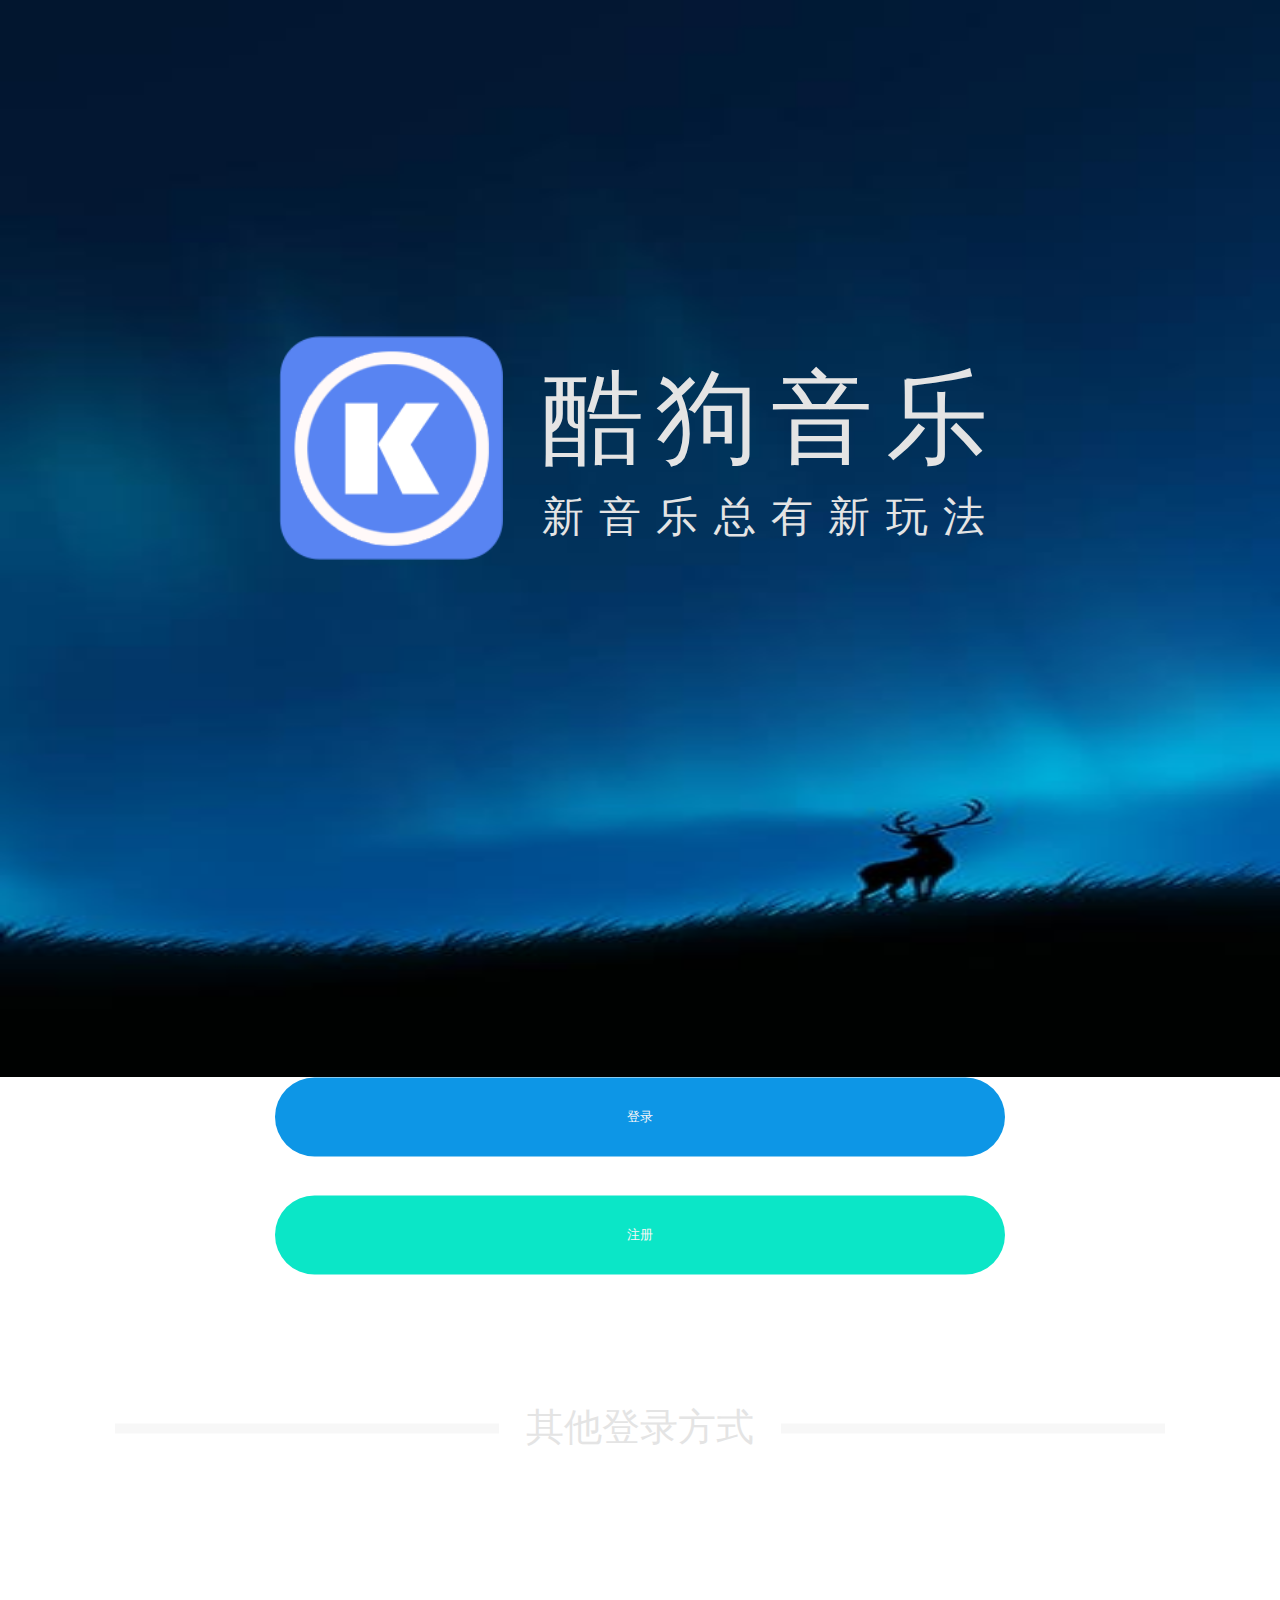
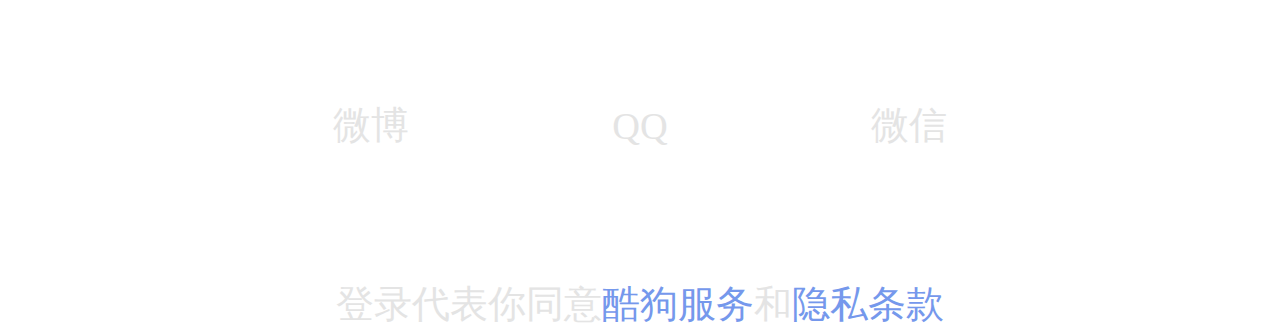
<file: on-lesson/src/login-page/index.html>
<!DOCTYPE html>
<html lang="en">
    <head>
        <meta charset="UTF-8" />
        <meta http-equiv="X-UA-Compatible" content="IE=edge" />
        <meta name="viewport" content="width=device-width, initial-scale=1.0" />
        <title>登陆页</title>
        <link rel="stylesheet" type="text/css" href="../../static/css/login-page/index.css" />
        <link rel="stylesheet" type="text/css" href="../../static/css/common.css" />
    </head>
    <body>
        <div id="app">
            <img class="background-img" src="../../static/img/common/background-1.jpg" alt="background image" />
            <div class="content">
                <div class="logo-box">
                    <img alt="logo" class="logo" src="../../static/img/common/logo.png" />
                    <div class="text">
                        <div class="name">酷狗音乐</div>
                        <div class="desc">新音乐总有新玩法</div>
                    </div>
                </div>
                <div class="container">
                    <div class="l-row-1">
                        <div class="login-btn-box">
                            <button class="btn login">登录</button>
                        </div>
                        <div class="register-btn-box">
                            <button class="btn register">注册</button>
                        </div>
                    </div>
                    <div class="l-row-2 flex">
                        <div class="line"></div>
                        <div class="desc">其他登录方式</div>
                        <div class="line"></div>
                    </div>
                    <div class="l-row-3">
                        <div class="icon-box flex space-between">
                            <div class="weibo-box">
                                <img class="icon" src="../../static/img/login-page/weibo.png" alt="weibo" />
                                <div class="text">微博</div>
                            </div>
                            <div class="qq-box">
                                <img class="icon" src="../../static/img/login-page/qq.png" alt="qq" />
                                <div class="text">QQ</div>
                            </div>
                            <div class="wechat-box">
                                <img class="icon" src="../../static/img/login-page/wechat.png" alt="wechat" />
                                <div class="text">微信</div>
                            </div>
                        </div>
                        <div class="agreement">
                            登录代表你同意<span class="text">酷狗服务</span>和<span class="text">隐私条款</span>
                        </div>
                    </div>
                </div>
            </div>
        </div>
    </body>
</html>
</file>
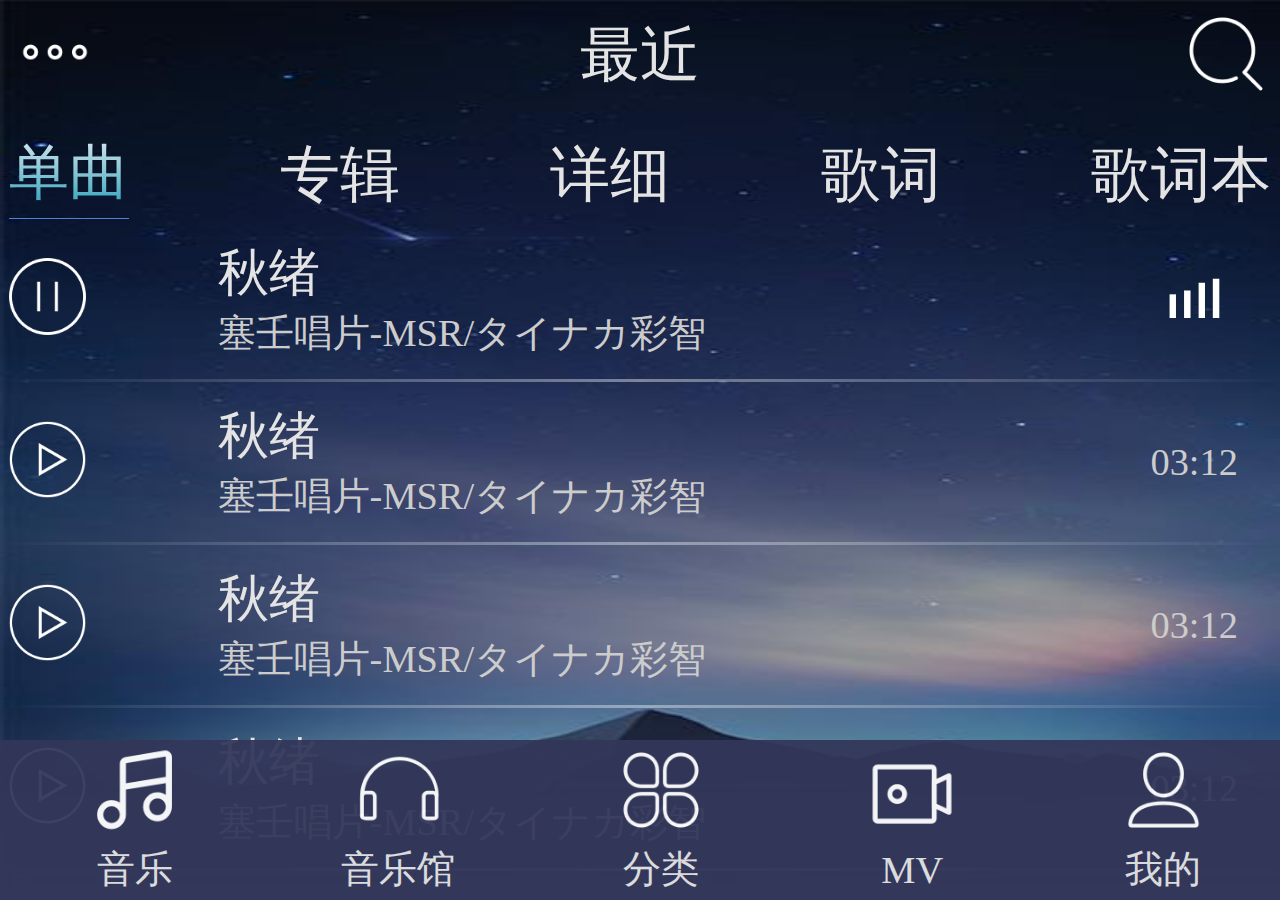
<file: on-lesson/src/play-list-page/index.html>
<!DOCTYPE html>
<html lang="en">
    <head>
        <meta charset="UTF-8" />
        <meta http-equiv="X-UA-Compatible" content="IE=edge" />
        <meta name="viewport" content="width=device-width, initial-scale=1.0" />
        <title>播放列表</title>
        <link rel="stylesheet" type="text/css" href="../../static/css/play-list-page/index.css" />
        <link rel="stylesheet" type="text/css" href="../../static/css/common.css" />
    </head>
    <body>
        <div id="app">
            <img class="bg" alt="background" src="../../static/img/common/background-2.jpg"/ >
            <div class="content">
                <div class="row-1 top">
                    <div class="col-1">
                        <img src="../../static/img/common/more.png" />
                    </div>
                    <div class="col-2">最近</div>
                    <div class="col-3">
                        <img src="../../static/img/common/search.png" />
                    </div>
                </div>
                <div class="row-2 menu">
                    <div class="col-1 selected">单曲</div>
                    <div class="col-2">专辑</div>
                    <div class="col-3">详细</div>
                    <div class="col-4">歌词</div>
                    <div class="col-5">歌词本</div>
                </div>
                <div class="row-3 list">
                    <div class="item">
                        <div class="col-1">
                            <img src="../../static/img/common/playing-1.png" />
                        </div>
                        <div class="col-2">
                            <div class="music-name">秋绪</div>
                            <div class="music-desc">塞壬唱片-MSR/タイナカ彩智</div>
                        </div>
                        <div class="col-3">
                            <img src="../../static/img/common/playing-2.png" />
                        </div>
                    </div>
                    <div class="item">
                        <div class="col-1 pause">
                            <img src="../../static/img/common/pause.png" />
                        </div>
                        <div class="col-2">
                            <div class="music-name">秋绪</div>
                            <div class="music-desc">塞壬唱片-MSR/タイナカ彩智</div>
                        </div>
                        <div class="col-3 long">03:12</div>
                    </div>
                    <div class="item">
                        <div class="col-1 pause">
                            <img src="../../static/img/common/pause.png" />
                        </div>
                        <div class="col-2">
                            <div class="music-name">秋绪</div>
                            <div class="music-desc">塞壬唱片-MSR/タイナカ彩智</div>
                        </div>
                        <div class="col-3 long">03:12</div>
                    </div>
                    <div class="item">
                        <div class="col-1 pause">
                            <img src="../../static/img/common/pause.png" />
                        </div>
                        <div class="col-2">
                            <div class="music-name">秋绪</div>
                            <div class="music-desc">塞壬唱片-MSR/タイナカ彩智</div>
                        </div>
                        <div class="col-3 long">03:12</div>
                    </div>
                </div>
                <div class="row-4 footer">
                    <div class="col-1">
                        <img src="../../static/img/common/music.png" alt="" class="icon" />
                        <div>音乐</div>
                    </div>
                    <div class="col-2">
                        <img src="../../static/img/common/earphone.png" alt="" class="icon" />
                        <div>音乐馆</div>
                    </div>
                    <div class="col-3">
                        <img src="../../static/img/common/category.png" alt="" class="icon" />
                        <div>分类</div>
                    </div>
                    <div class="col-4">
                        <img src="../../static/img/common/live.png" alt="" class="icon" />
                        <div>MV</div>
                    </div>
                    <div class="col-5">
                        <img src="../../static/img/common/user.png" alt="" class="icon" />
                        <div>我的</div>
                    </div>
                </div>
            </div>
        </div>
    </body>
</html>
</file>
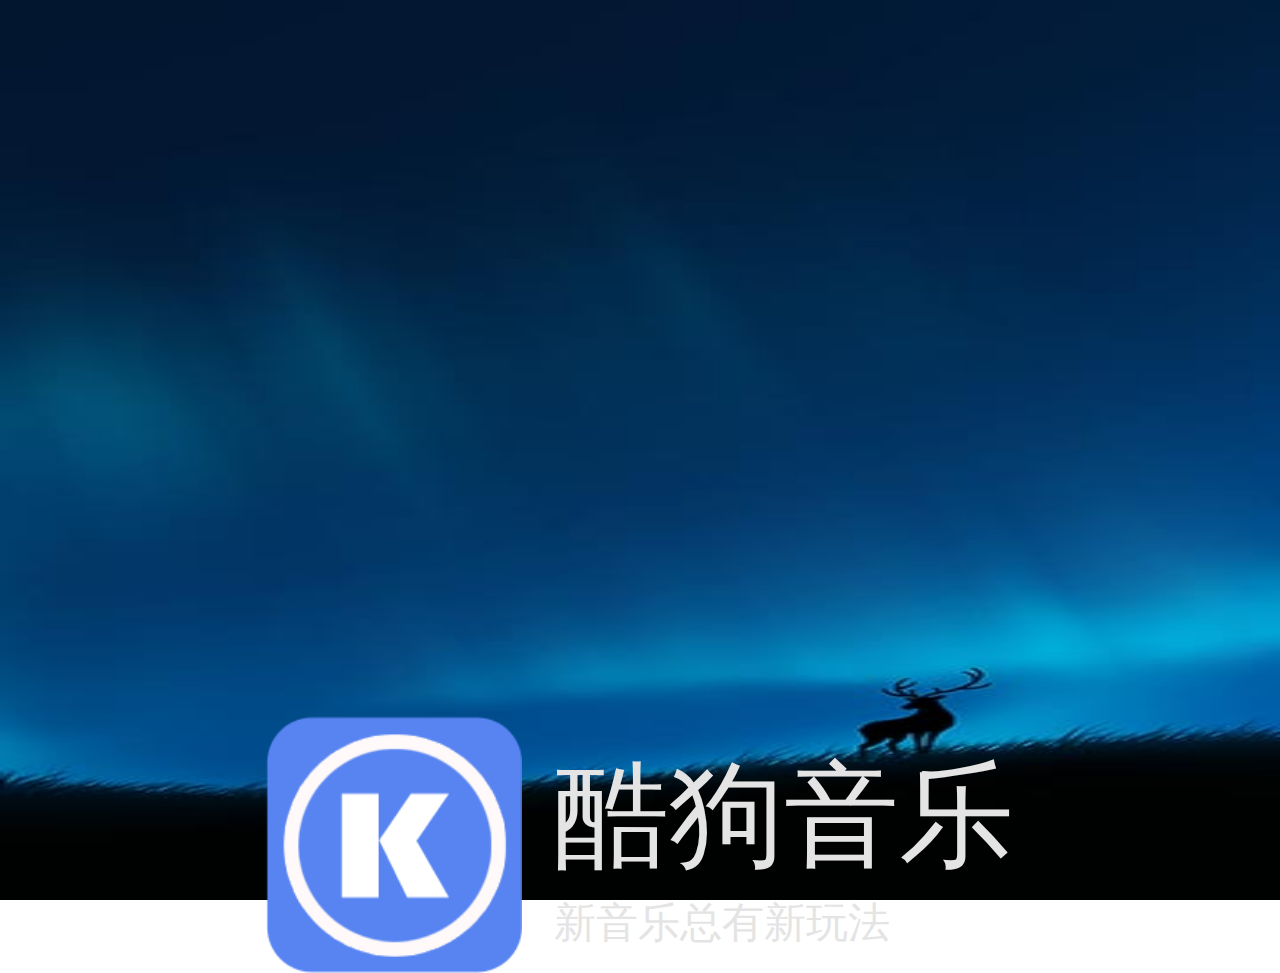
<file: on-lesson/src/start-page/index.html>
<!DOCTYPE html>
<html lang="en">
    <head>
        <meta charset="UTF-8" />
        <meta http-equiv="X-UA-Compatible" content="IE=edge" />
        <meta name="viewport" content="width=device-width, initial-scale=1.0" />
        <title>启动页</title>
        <link rel="stylesheet" type="text/css" href="../../static/css/start-page/index.css" />
        <link rel="stylesheet" type="text/css" href="../../static/css/common.css" />
    </head>
    <body>
        <div id="app">
            <img alt="starting background" class="bg" src="../../static/img/common/background-1.jpg" />
            <div class="content">
                <img alt="logo" class="logo" src="../../static/img/common/logo.png" />
                <div class="text">
                    <div class="name">酷狗音乐</div>
                    <div class="desc">新音乐总有新玩法</div>
                </div>
            </div>
        </div>
    </body>
</html>
</file>
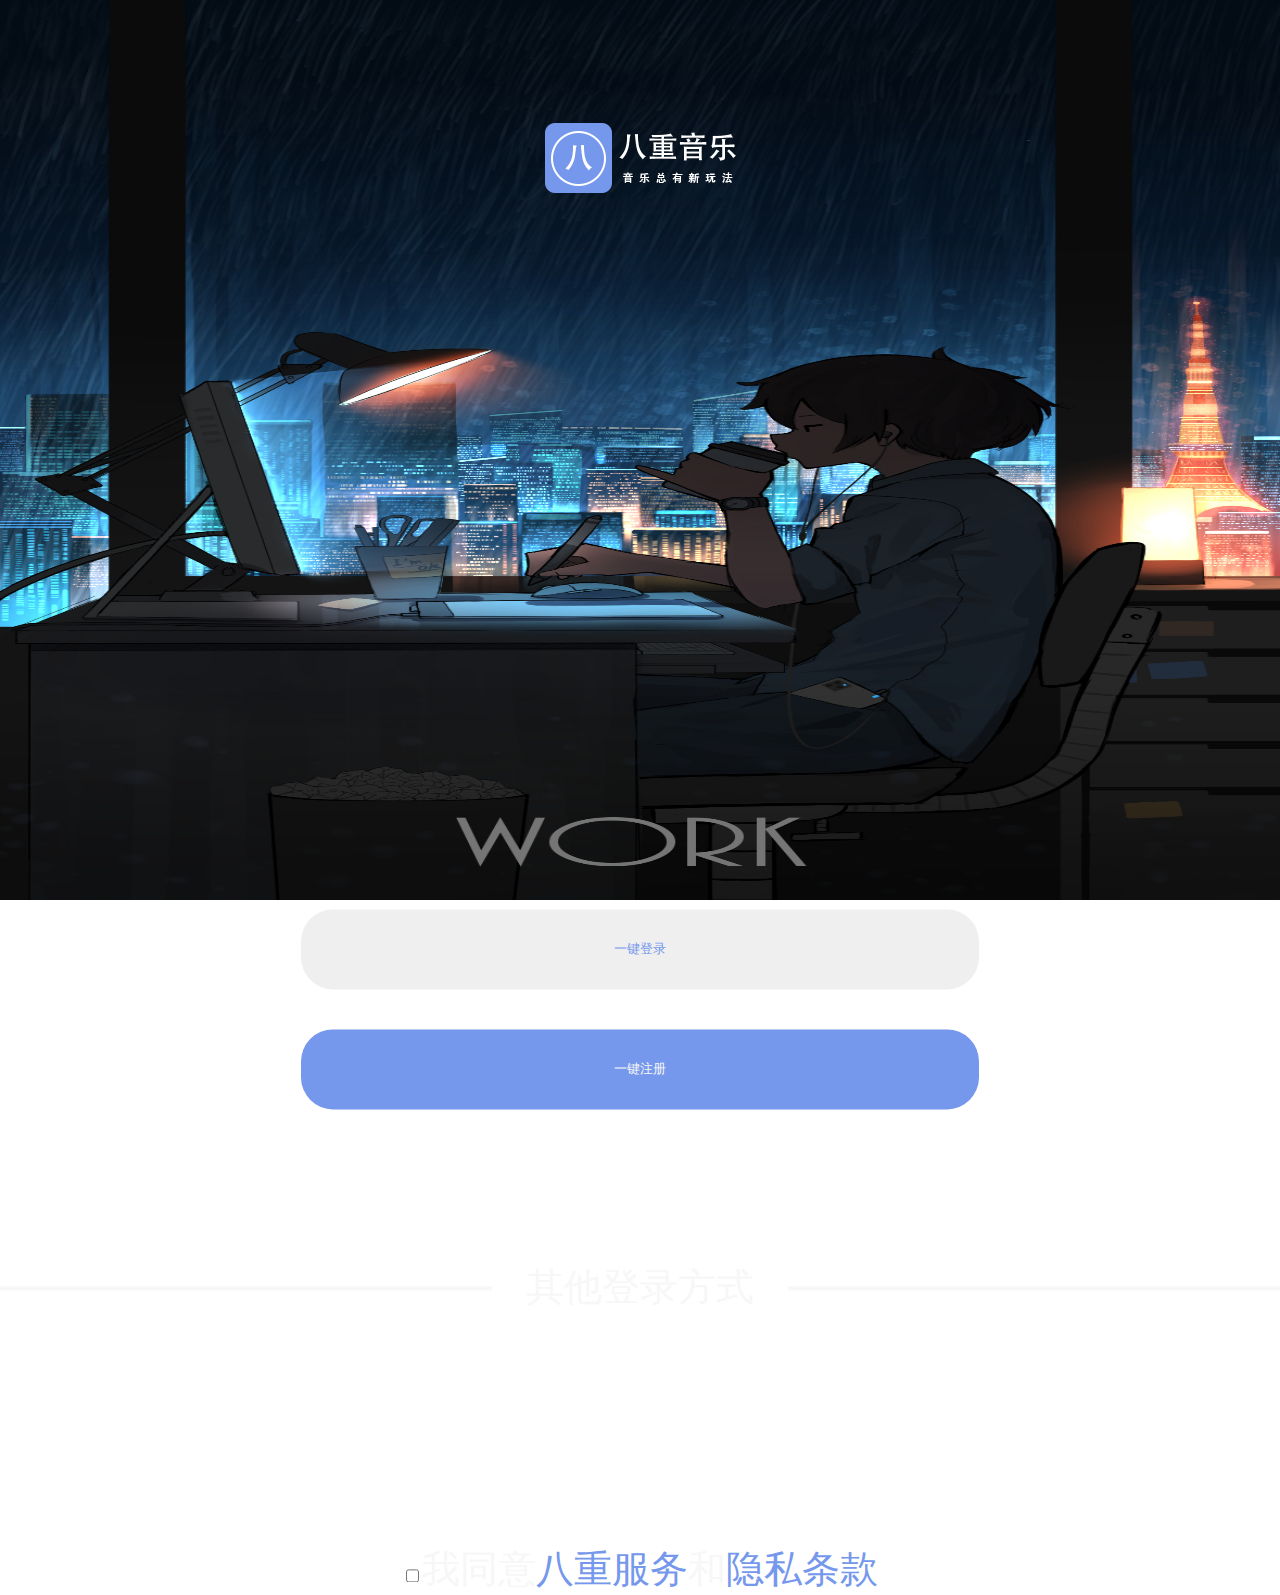
<file: on-self/src/login-page/index.html>
<!DOCTYPE html>
<html lang="en">
    <head>
        <meta charset="UTF-8" />
        <meta http-equiv="X-UA-Compatible" content="IE=edge" />
        <meta name="viewport" content="width=device-width, initial-scale=1.0" />
        <title>登陆页</title>
        <link rel="stylesheet" type="text/css" href="../../static/css/login-page/index.css" />
        <link rel="stylesheet" type="text/css" href="../../static/css/common.css" />
    </head>
    <body>
        <div id="app">
            <img class="background-img" src="../../static/img/common/background.jpg" alt="background image" />
            <div class="content">
                <div class="logo-box">
                    <img class="logo" src="../../static/img/common/logo.png" />
                </div>
                <div class="container">
                    <div class="l-row-1">
                        <div class="login-btn-box">
                            <button class="btn login">一键登录</button>
                        </div>
                        <div class="register-btn-box">
                            <button class="btn register">一键注册</button>
                        </div>
                    </div>
                    <div class="l-row-2 flex">
                        <div class="line"></div>
                        <div class="desc">其他登录方式</div>
                        <div class="line"></div>
                    </div>
                    <div class="l-row-3">
                        <div class="icon-box flex space-between">
                            <img class="icon" src="../../static/img/login-page/wechat.png" alt="wechat" />
                            <img class="icon" src="../../static/img/login-page/qq.png" alt="qq" />
                            <img class="icon" src="../../static/img/login-page/weibo.png" alt="weibo" />
                        </div>
                        <div class="agreement">
                            <input type="checkbox" name="reading" />我同意<span class="text">八重服务</span>和<span class="text"
                                >隐私条款</span
                            >
                        </div>
                    </div>
                </div>
            </div>
        </div>
    </body>
</html>
</file>
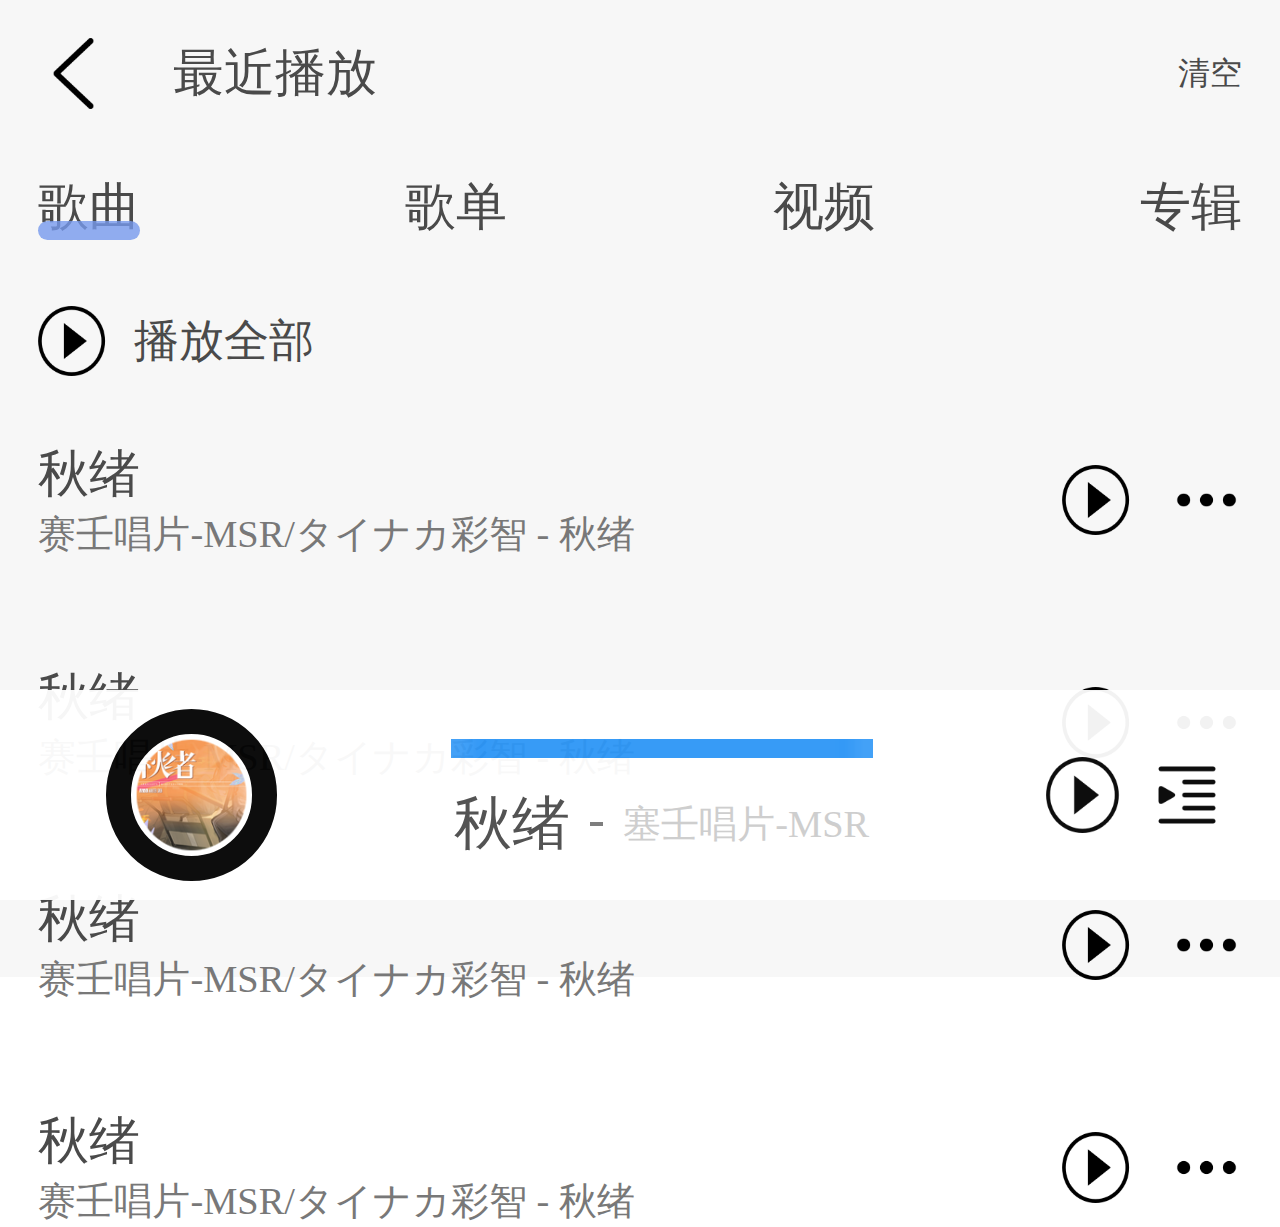
<file: on-self/src/play-list-page/index.html>
<!DOCTYPE html>
<html lang="en">
    <head>
        <meta charset="UTF-8" />
        <meta http-equiv="X-UA-Compatible" content="IE=edge" />
        <meta name="viewport" content="width=device-width, initial-scale=1.0" />
        <title>播放列表</title>
        <link rel="stylesheet" type="text/css" href="../../static/css/play-list-page/index.css" />
        <link rel="stylesheet" type="text/css" href="../../static/css/common.css" />
    </head>
    <body>
        <div id="app">
            <div class="pl-row-1 flex space-between">
                <div class="col-1 flex">
                    <img class="col-1-1 icon" alt="back action button" src="../../static/img/common/back.png" />
                    <div class="col-1-2">最近播放</div>
                </div>
                <div class="col-3">清空</div>
            </div>
            <div class="pl-row-2 flex space-between">
                <div class="col-1 underline">歌曲</div>
                <div class="col-2">歌单</div>
                <div class="col-3">视频</div>
                <div class="col-4">专辑</div>
            </div>
            <div class="pl-row-3 flex">
                <img class="icon" alt="recently played" src="../../static/img/common/play-btn.png" />
                <div class="desc">播放全部</div>
            </div>
            <div class="music-list">
                <div class="music-item flex space-between">
                    <div class="col-1">
                        <div class="name">秋绪</div>
                        <div class="desc gray-color">赛壬唱片-MSR/タイナカ彩智 - 秋绪</div>
                    </div>
                    <div class="col-2 flex">
                        <img class="play icon" alt="play button" src="../../static/img/common/play-btn.png" />
                        <img class="more icon" alt="more action" src="../../static/img/common/more(2).png" />
                    </div>
                </div>
                <div class="music-item flex space-between">
                    <div class="col-1">
                        <div class="name">秋绪</div>
                        <div class="desc gray-color">赛壬唱片-MSR/タイナカ彩智 - 秋绪</div>
                    </div>
                    <div class="col-2 flex">
                        <img class="play icon" alt="play button" src="../../static/img/common/play-btn.png" />
                        <img class="more icon" alt="more action" src="../../static/img/common/more(2).png" />
                    </div>
                </div>
                <div class="music-item flex space-between">
                    <div class="col-1">
                        <div class="name">秋绪</div>
                        <div class="desc gray-color">赛壬唱片-MSR/タイナカ彩智 - 秋绪</div>
                    </div>
                    <div class="col-2 flex">
                        <img class="play icon" alt="play button" src="../../static/img/common/play-btn.png" />
                        <img class="more icon" alt="more action" src="../../static/img/common/more(2).png" />
                    </div>
                </div>
                <div class="music-item flex space-between">
                    <div class="col-1">
                        <div class="name">秋绪</div>
                        <div class="desc gray-color">赛壬唱片-MSR/タイナカ彩智 - 秋绪</div>
                    </div>
                    <div class="col-2 flex">
                        <img class="play icon" alt="play button" src="../../static/img/common/play-btn.png" />
                        <img class="more icon" alt="more action" src="../../static/img/common/more(2).png" />
                    </div>
                </div>
            </div>
            <div class="play-menu flex space-around">
                <img class="col-1 flex space-around" alt="music cover" src="../../static/img/common/music-cover.jpg" />
                <div class="col-2">
                    <img class="row-1" alt="processor" src="../../static/img/common/processor.png" />
                    <div class="row-2 flex space-around">
                        <div class="col-2-1">秋绪</div>
                        <div class="split-line"></div>
                        <div class="col-2-2">塞壬唱片-MSR</div>
                    </div>
                </div>
                <div class="col-3 flex space-around">
                    <img class="col-3-1" alt="play button" src="../../static/img/common/play-btn.png" />
                    <img class="col-3-2" alt="play list" src="../../static/img/common/play-list.png" />
                </div>
            </div>
        </div>
    </body>
</html>
</file>
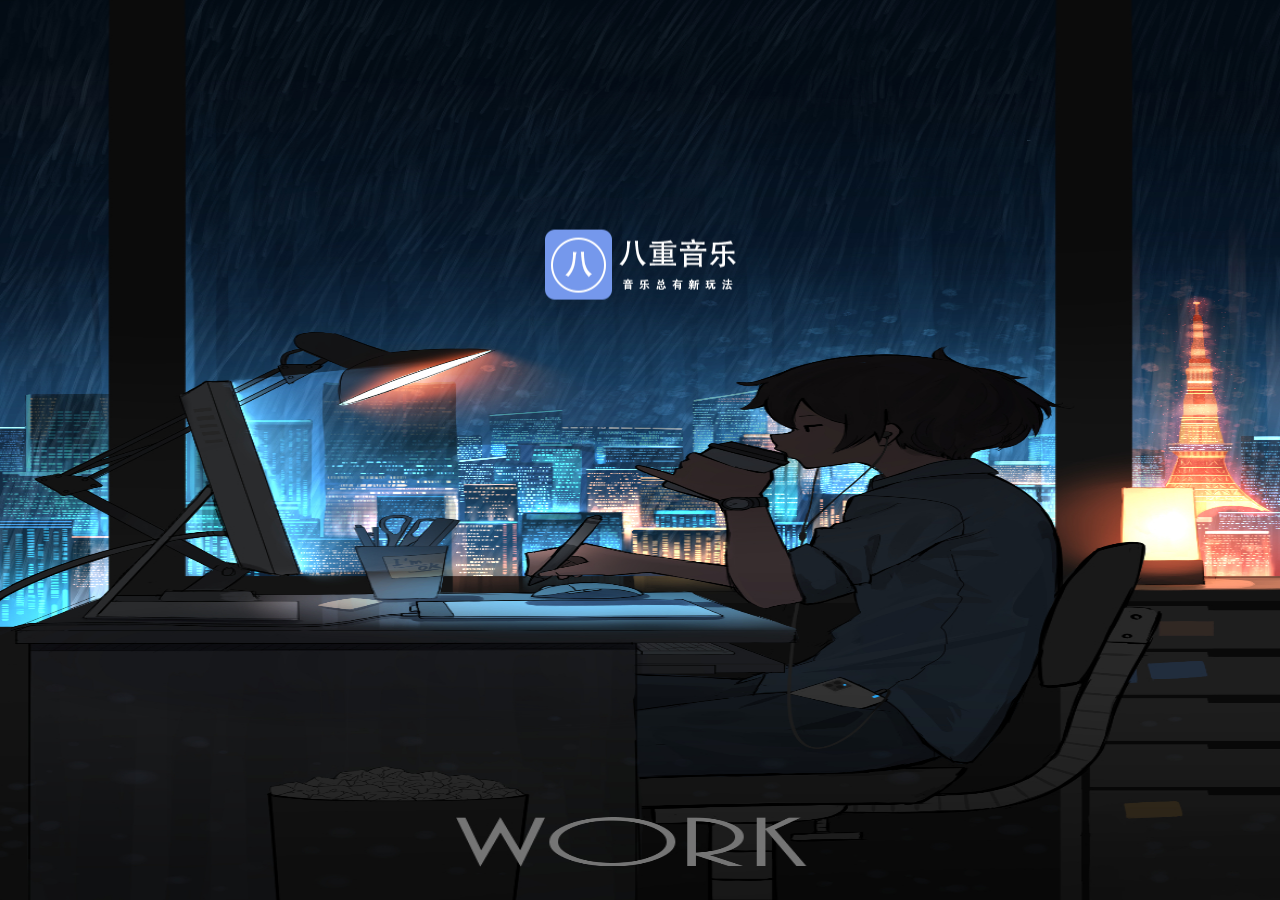
<file: on-self/src/start-page/index.html>
<!DOCTYPE html>
<html lang="en">
    <head>
        <meta charset="UTF-8" />
        <meta http-equiv="X-UA-Compatible" content="IE=edge" />
        <meta name="viewport" content="width=device-width, initial-scale=1.0" />
        <title>启动</title>
        <link rel="stylesheet" type="text/css" href="../../static/css/start-page/index.css" />
        <link rel="stylesheet" type="text/css" href="../../static/css/common.css" />
    </head>
    <body>
        <div id="app">
            <img alt="" class="background-img" src="../../static/img/common/background.jpg" />
            <div class="logo-box">
                <img alt="" class="logo" src="../../static/img/common/logo.png" />
            </div>
        </div>
    </body>
</html>
</file>
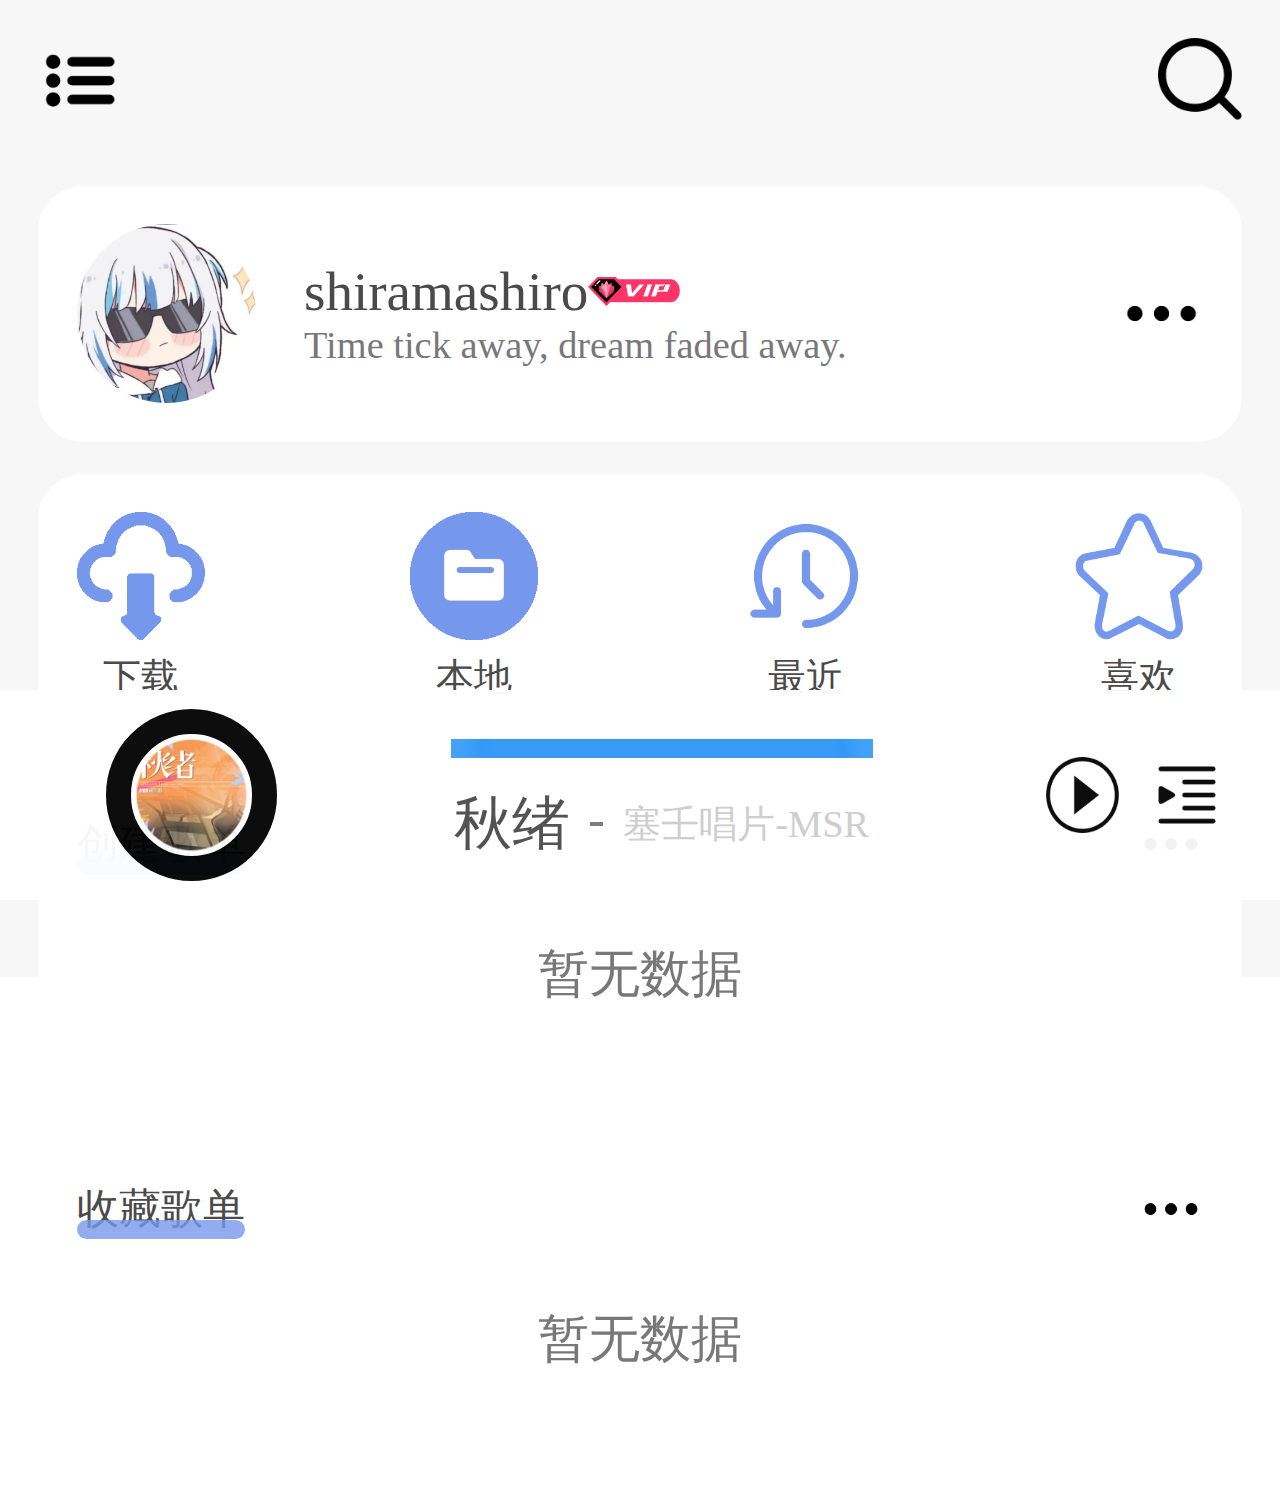
<file: on-self/src/user-page/index.html>
<!DOCTYPE html>
<html lang="en">
    <head>
        <meta charset="UTF-8" />
        <meta http-equiv="X-UA-Compatible" content="IE=edge" />
        <meta name="viewport" content="width=device-width, initial-scale=1.0" />
        <title>我的</title>
        <link rel="stylesheet" type="text/css" href="../../static/css/user-page/index.css" />
        <link rel="stylesheet" type="text/css" href="../../static/css/common.css" />
    </head>
    <body>
        <div id="app">
            <div class="top-menu flex space-between">
                <img class="col-1" src="../../static/img/common/menu.png" alt="" />
                <img class="col-2" src="../../static/img/common/search.png" alt="" />
            </div>
            <div class="personal-panel card flex space-between">
                <img class="profile-img" src="../../static/img/user-page/head-img.jpg" alt="" />
                <div class="profile-box">
                    <div class="row-1 flex">
                        <div class="username">shiramashiro</div>
                        <img class="vip" src="../../static/img/user-page/vip.png" alt="" />
                    </div>
                    <div class="row-2 signature">Time tick away, dream faded away.</div>
                </div>
                <img class="more" src="../../static/img/common/more(2).png" alt="" />
            </div>
            <div class="personal-service flex space-between card">
                <div class="col-1">
                    <img class="download" src="../../static/img/user-page/download.png" alt="" />
                    <div class="text">下载</div>
                </div>
                <div class="col-2">
                    <img class="localfile" src="../../static/img/user-page/localfile.png" alt="" />
                    <div class="text">本地</div>
                </div>
                <div class="col-3">
                    <img class="recently" src="../../static/img/user-page/recently.png" alt="" />
                    <div class="text">最近</div>
                </div>
                <div class="col-4">
                    <img class="like" src="../../static/img/user-page/like.png" alt="" />
                    <div class="text">喜欢</div>
                </div>
            </div>
            <div class="music-list card">
                <div class="header flex space-between">
                    <div class="underline">创建歌单</div>
                    <img class="more" src="../../static/img/common/more(2).png" alt="" />
                </div>
                <div class="no-data">暂无数据</div>
            </div>
            <div class="music-list card">
                <div class="header flex space-between">
                    <div class="underline">收藏歌单</div>
                    <img class="more" src="../../static/img/common/more(2).png" alt="" />
                </div>
                <div class="no-data">暂无数据</div>
            </div>
            <div class="play-menu flex space-around">
                <img class="col-1 flex space-around" alt="music cover" src="../../static/img/common/music-cover.jpg" />
                <div class="col-2">
                    <img class="row-1" alt="processor" src="../../static/img/common/processor.png" />
                    <div class="row-2 flex space-around">
                        <div class="col-2-1">秋绪</div>
                        <div class="split-line"></div>
                        <div class="col-2-2">塞壬唱片-MSR</div>
                    </div>
                </div>
                <div class="col-3 flex space-around">
                    <img class="col-3-1" alt="play button" src="../../static/img/common/play-btn.png" />
                    <img class="col-3-2" alt="play list" src="../../static/img/common/play-list.png" />
                </div>
            </div>
        </div>
    </body>
</html>
</file>
<file: on-lesson/static/css/login-page/index.css>
/* 
    @author：郑人滏
    @description：登陆页样式
*/

#app {
    padding: 0 !important;
    color: #f7f7f7 !important;
    z-index: 1;
}

.background-img {
    min-height: calc(100vh);
    width: 100%;
    height: 100%;
    position: absolute;
    z-index: -1;
}

.logo-box {
    width: 100%;
    display: flex;
    align-items: center;
    align-content: center;
    justify-content: center;
    transform: translate(0px, 150%);
}

.logo-box .logo {
    margin-right: 3vw;
    width: 17.5vw;
    height: 17.5vw;
}

.logo-box .text .name {
    font-size: 8vw;
    letter-spacing: 1vw;
}

.logo-box .text .desc {
    font-size: 3.3vw;
    letter-spacing: 1.2vw;
}

.l-row-1,
.l-row-2,
.l-row-3 {
    text-align: center;
}

.container {
    transform: translate(0px, 100%);
}

.l-row-1 .login-btn-box {
    margin-bottom: 3vw;
}

.l-row-1 .login-btn-box button {
    background-color: rgb(13, 150, 230);
    color: #f7f7f7;
}

.l-row-1 .register-btn-box button {
    background-color: rgb(11, 230, 199);
    color: #f7f7f7;
}

.l-row-1 button {
    width: 57vw;
    padding: 2.4vw 0;
    border: 0;
    border-radius: 5vw;
}

.l-row-2 {
    margin: 10vw 9vw;
    font-size: 3vw;
}

.l-row-2 .line {
    height: 0.8vw;
    width: 100%;
    background-color: #f7f7f7;
}

.l-row-2 .desc {
    width: 60vw;
}

.l-row-3 {
    margin-top: 5vw;
}

.l-row-3 .icon-box .icon {
    height: 8vw;
    width: 8vw;
}

.l-row-3 .icon-box {
    margin: 0 25vw;
}

.l-row-3 .icon-box div[class$='-box'] {
    text-align: center;
}

.l-row-3 .icon-box div[class$='-box'] .text {
    font-size: 3vw;
    margin-top: 1vw;
}

.l-row-3 .agreement {
    text-align: center;
    margin-top: 10vw;
    font-size: 3vw;
}

.l-row-3 .agreement .text {
    color: rgb(117, 152, 236);
}
</file>
<file: on-lesson/static/css/common.css>
/* 
    @author：郑人滏
    @description：公共样式
*/

#app {
    margin: 0;
    padding: 0;
    position: relative;
}

body {
    margin: 0;
    border: 0;
}

* {
    color: rgb(228, 228, 228);
}

/* 播放列表 */
.play-menu {
    width: 100%;
    background: rgb(14, 41, 71);
    opacity: 0.95;
    padding: 1.5vw 3vw;
    position: fixed;
    bottom: 0;
    left: 0;
}

.play-menu .col-1 {
    border: 2vw solid black;
    border-radius: 100%;
    width: 9.5vw;
    height: 9.5vw;
}

.play-menu .col-2 {
    margin: 0 3vw;
}

.play-menu .col-2 .row-1 {
    width: 100%;
    height: 1.5vw;
    margin-bottom: 1.2vw;
}

.play-menu .col-2 .row-2 .col-2-1 {
    font-size: 4.5vw;
}

.play-menu .col-2 .row-2 .split-line {
    margin: 0 1vw;
    width: 1vw;
    height: 0.3vw;
    background-color: #787878;
}

.play-menu .col-2 .row-2 .col-2-2 {
    font-size: 3vw;
    color: rgb(204, 204, 204);
}

.play-menu .col-3 img[class^='col-3'] {
    width: 6vw;
    height: 6vw;
}

.play-menu .col-3 .col-3-2 {
    margin: 0 2vw;
}

/* 流式布局 */
.flex {
    display: flex;
    align-items: center;
    align-content: center;
}

.space-between {
    justify-content: space-between;
}

.space-around {
    justify-content: space-around;
}
</file>
<file: on-lesson/static/css/play-list-page/index.css>
/* 
@author：郑人滏
@since：2021年9月10日10:54:49
@desc：实训第六天
*/

/* 背景定位以及图层优先级 */
.bg {
    min-height: calc(100vh);
    width: 100%;
    height: 100%;
    position: absolute;
    z-index: -1;
}

.content {
    padding: 9px 0 0 0;
    margin: 0 9px;
}

/* ----------------------顶部---------------------- */
.row-1 {
    display: flex;
    align-items: center;
    align-content: center;
    justify-content: space-between;
}

.row-1 .col-1 > img,
.row-1 .col-3 > img {
    width: 7vw;
    height: 7vw;
}

.row-1 .col-2 {
    font-size: 4.7vw;
}

/* ----------------------菜单---------------------- */
.row-2 {
    margin-top: 30px;
    display: flex;
    align-items: center;
    align-content: center;
    justify-content: space-between;
}

/* 选中当前的项 */
.row-2 .selected {
    background: linear-gradient(0.5turn, rgb(225 235 241), rgb(22 152 180));
    background-clip: text;
    -webkit-background-clip: text;
    color: transparent;
}

/* 选中当前的项 */
.row-2 .selected::after {
    content: '';
    display: block;
    height: 1px;
    width: 100%;
    margin-top: 4px;
    background-color: rgb(82, 128, 212);
}

.row-2 > div {
    font-size: 4.7vw;
}

/* ----------------------播放列表---------------------- */
.row-3 .item {
    display: flex;
    align-items: center;
    align-content: center;
    justify-content: space-between;
    padding: 20px 0;
    border-bottom: 0.3vw;
    border-bottom-style: solid;
    border-image: linear-gradient(0.25turn, rgba(255, 0, 0, 0), rgb(234, 238, 241, 0.45), rgba(255, 0, 0, 0)) 10;
}

.row-3 .col-1 > img {
    width: 6vw;
    height: 6vw;
}

.row-3 .col-3 > img {
    width: 4vw;
    height: 4vw;
}

.row-3 .item .col-2 .music-name {
    font-size: 4vw;
}

.row-3 .item .col-2 .music-desc,
.row-3 .item .long {
    font-size: 3vw;
    color: rgb(204, 204, 204);
}

.row-3 .item .col-2 {
    flex-basis: 60vw;
}

.row-3 .item .col-3 {
    text-align: center;
    flex-basis: 12vw;
}

.row-4 {
    background: rgb(51 55 90);
    opacity: 0.95;
    position: fixed;
    bottom: 0;
    left: 0;
    padding: 5px 9px;
    width: 100%;
    display: flex;
    align-items: center;
    align-content: center;
    justify-content: space-around;
}

.row-4 img {
    width: 7vw;
    height: 7vw;
}

.row-4 [class^='col-'] {
    text-align: center;
    font-size: 3vw;
}
</file>
<file: on-lesson/static/css/start-page/index.css>
/* 
@author：郑人滏
@since：2021年9月8日10:55:10
@desc：实训第四天
*/

body {
    margin: 0;
    border: 0;
}

#app {
    position: relative;
}

.bg {
    min-height: calc(100vh);
    width: 100%;
    height: 100%;
    position: absolute;
    z-index: -1;
}

.content {
    width: 100%;
    display: flex;
    align-items: center;
    align-content: center;
    justify-content: center;
    /* 使content div 整体往下移动280% */
    transform: translate(0px, 280%);
}

.content .logo {
    width: 20vw;
    height: 20vw;
    margin-right: 2.5vw;
}

.content .text {
    color: #e6e6e6;
}

.content .text .name {
    font-size: 9vw;
}

.content .text .desc {
    font-size: 3.3vw;
}
</file>
<file: on-self/static/css/login-page/index.css>
/* 
    @author：郑人滏
    @description：登陆页样式
*/

#app {
    padding: 0 !important;
    color: #f7f7f7 !important;
    z-index: 1;
}

.background-img {
    z-index: -1;
}

.logo-box {
    width: 100%;
    text-align: center;
    transform: translate(0px, 150%);
}

.l-row-1,
.l-row-2,
.l-row-3 {
    text-align: center;
}

.container {
    transform: translate(0px, 120%);
}

.l-row-1 .login-btn-box {
    margin-bottom: 3vw;
}

.l-row-1 .login-btn-box button {
    color: rgb(117, 152, 236);
}

.l-row-1 .register-btn-box button {
    background-color: rgb(117, 152, 236);
    color: #f7f7f7;
}

.l-row-1 button {
    width: 53vw;
    padding: 2.4vw 0;
    border: 0;
    border-radius: 2.5vw;
}

.l-row-2 {
    margin-top: 12vw;
    font-size: 3vw;
}

.l-row-2 .line {
    height: 0.3vw;
    width: 100%;
    background-color: #f7f7f7;
}

.l-row-2 .desc {
    width: 60vw;
}

.l-row-3 {
    margin-top: 5vw;
}

.l-row-3 .icon-box .icon {
    height: 8vw;
    width: 8vw;
}

.l-row-3 .icon-box {
    margin: 0 25vw;
}

.l-row-3 .agreement {
    text-align: center;
    margin-top: 5vw;
    font-size: 3vw;
}

.l-row-3 .agreement .text {
    color: rgb(117, 152, 236);
}
</file>
<file: on-self/static/css/common.css>
/* 
    @author：郑人滏
    @description: 全局样式
*/

html {
    font-size: 312.5%;
}

body {
    margin: 0;
    border: 0;
}

#app {
    padding: 3vw;
    color: #4a4a4a;
    position: relative;
    height: calc(100vh);
    background-color: #f7f7f7;
}

/* 背景图片样式 */
.background-img {
    position: absolute;
    height: 100%;
    width: 100%;
}

/* 流式布局 */
.flex {
    display: flex;
    align-items: center;
    align-content: center;
}

.space-between {
    justify-content: space-between;
}

.space-around {
    justify-content: space-around;
}

.flex-start {
    justify-content: flex-start;
}

.flex-center {
    justify-content: center;
}

.flex-end {
    justify-content: flex-end;
}

/* 卡片样式 */
.card {
    margin: 2.5vw 0;
    padding: 3vw;
    border-radius: 3.5vw;
    background-color: white;
}

/* 灰色 */
.gray-color {
    color: #787878;
}

/* 背景色 */
.blue-bg {
    background-color: rgb(117, 152, 236);
}

/* 下划线 */
.underline {
    position: relative;
}

.underline::after {
    top: 70%;
    left: 0%;
    content: '';
    width: 100%;
    opacity: 0.8;
    height: 1.5vw;
    position: absolute;
    border-radius: 15vw;
    background-color: rgb(117, 152, 236);
}

/* 播放列表 */
.play-menu {
    left: 0;
    bottom: 0;
    width: 100%;
    opacity: 0.95;
    position: fixed;
    padding: 1.5vw 3vw;
    background-color: white;
}

.play-menu .col-1 {
    width: 9.5vw;
    height: 9.5vw;
    border-radius: 100%;
    border: 2vw solid black;
}

.play-menu .col-2 {
    margin: 0 3vw;
}

.play-menu .col-2 .row-1 {
    width: 100%;
    height: 1.5vw;
    margin-bottom: 1.2vw;
}

.play-menu .col-2 .row-2 .col-2-1 {
    font-size: 4.5vw;
}

.play-menu .col-2 .row-2 .split-line {
    width: 1vw;
    height: 0.3vw;
    margin: 0 1vw;
    background-color: #787878;
}

.play-menu .col-2 .row-2 .col-2-2 {
    font-size: 3vw;
    color: rgb(204, 204, 204);
}

.play-menu .col-3 img[class^='col-3'] {
    width: 6vw;
    height: 6vw;
}

.play-menu .col-3 .col-3-2 {
    margin: 0 2vw;
}
</file>
<file: on-self/static/css/play-list-page/index.css>
/* 
    @author：郑人滏
    @description：播放列表页样式
*/

.pl-row-1 .col-1 .col-1-2 {
    margin-left: 5vw;
}

.pl-row-1 .col-1 .col-1-2 {
    font-size: 4vw;
}

.pl-row-1 .col-3 {
    font-size: 2.5vw;
}

.icon {
    text-align: center;
    width: 5.5vw;
    height: 5.5vw;
}

.music-list,
.pl-row-2,
.pl-row-3 {
    margin-top: 5vw;
}

.pl-row-2 div[class^='col'] {
    font-size: 4vw;
}

.pl-row-3 .desc {
    font-size: 3.5vw;
    margin-left: 2vw;
}

.music-list .music-item {
    margin: 8vw 0;
}

.music-list .music-item:first-child {
    margin: 0;
}

.music-list .music-item .col-1 .name {
    font-size: 4vw;
}

.music-list .music-item .col-1 .desc {
    font-size: 3vw;
}

.music-list .music-item .col-2 {
    width: 14vw;
}

.music-list .music-item .col-2 .play {
    margin-right: 3vw;
}
</file>
<file: on-self/static/css/start-page/index.css>
/* 
    @author：郑人滏
    @description：启动页样式
*/

#app {
    padding: 0 !important;
}

.logo-box {
    width: 100%;
    text-align: center;
    transform: translate(0px, 280%);
}
</file>
<file: on-self/static/css/user-page/index.css>
/* 
    @author：郑人滏
    @description：个人中心页样式
*/

.top-menu {
    margin-bottom: 5vw;
}

.top-menu img[class^='col'],
.personal-panel .more {
    width: 6.5vw;
    height: 6.5vw;
}

.personal-panel .profile-img {
    width: 14vw;
    height: 14vw;
    border-radius: 100%;
}

.personal-panel .profile-box .vip {
    width: 12%;
    height: 12%;
}

.personal-panel .profile-box div[class^='row'] {
    width: 60vw;
}

.personal-panel .profile-box .username {
    font-size: 4.3vw;
}

.personal-panel .profile-box .signature {
    font-size: 3vw;
    color: #787878;
}

.personal-panel .profile-box .username,
.personal-panel .profile-box .signature {
    overflow: hidden;
    white-space: nowrap;
    text-overflow: ellipsis;
}

.personal-service div[class^='col'] img {
    width: 10vw;
    height: 10vw;
}

.personal-service div[class^='col'] .text {
    font-size: 3vw;
    text-align: center;
}

.music-list .header .underline {
    font-size: 3.3vw;
}

.music-list .header .more {
    width: 5vw;
    height: 5vw;
}

.music-list .no-data {
    transform: translate(0px, 5vw);
    min-height: 15vw;
    text-align: center;
    font-size: 4vw;
    color: #787878;
}
</file>
